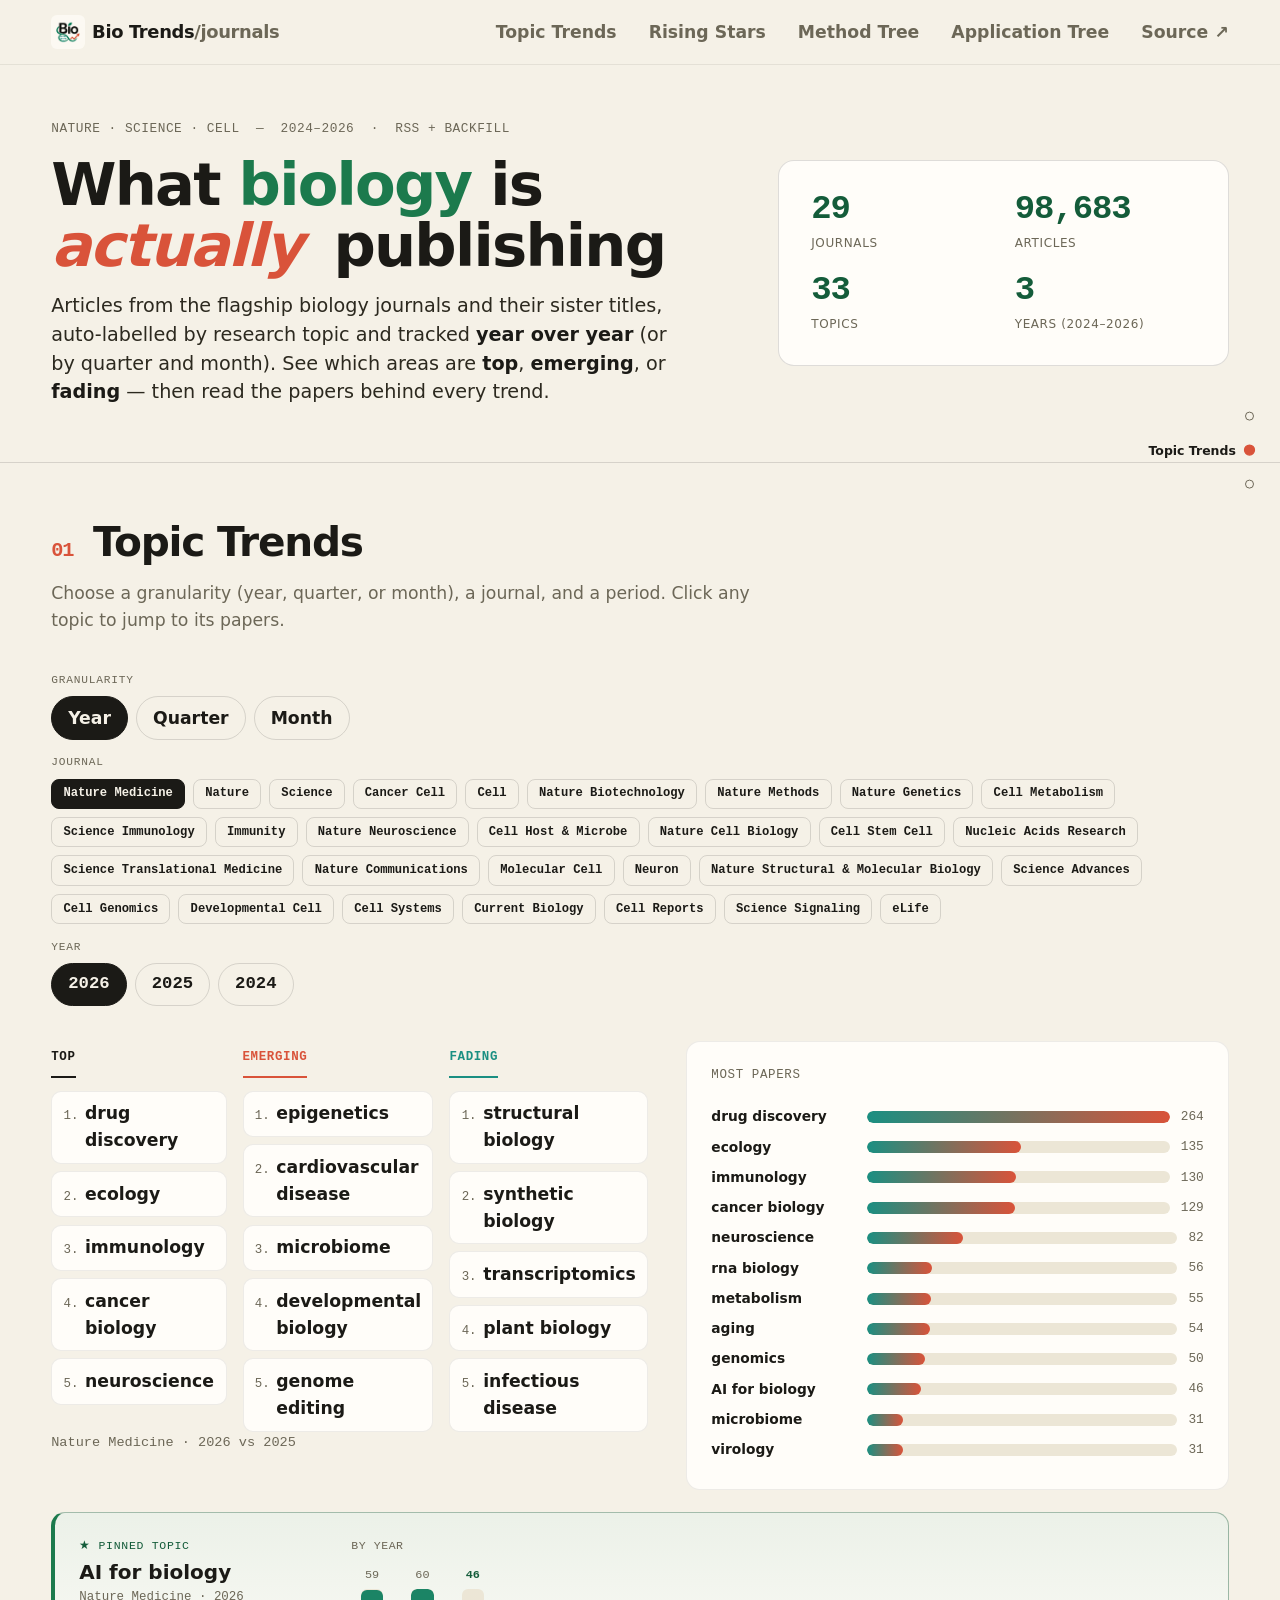
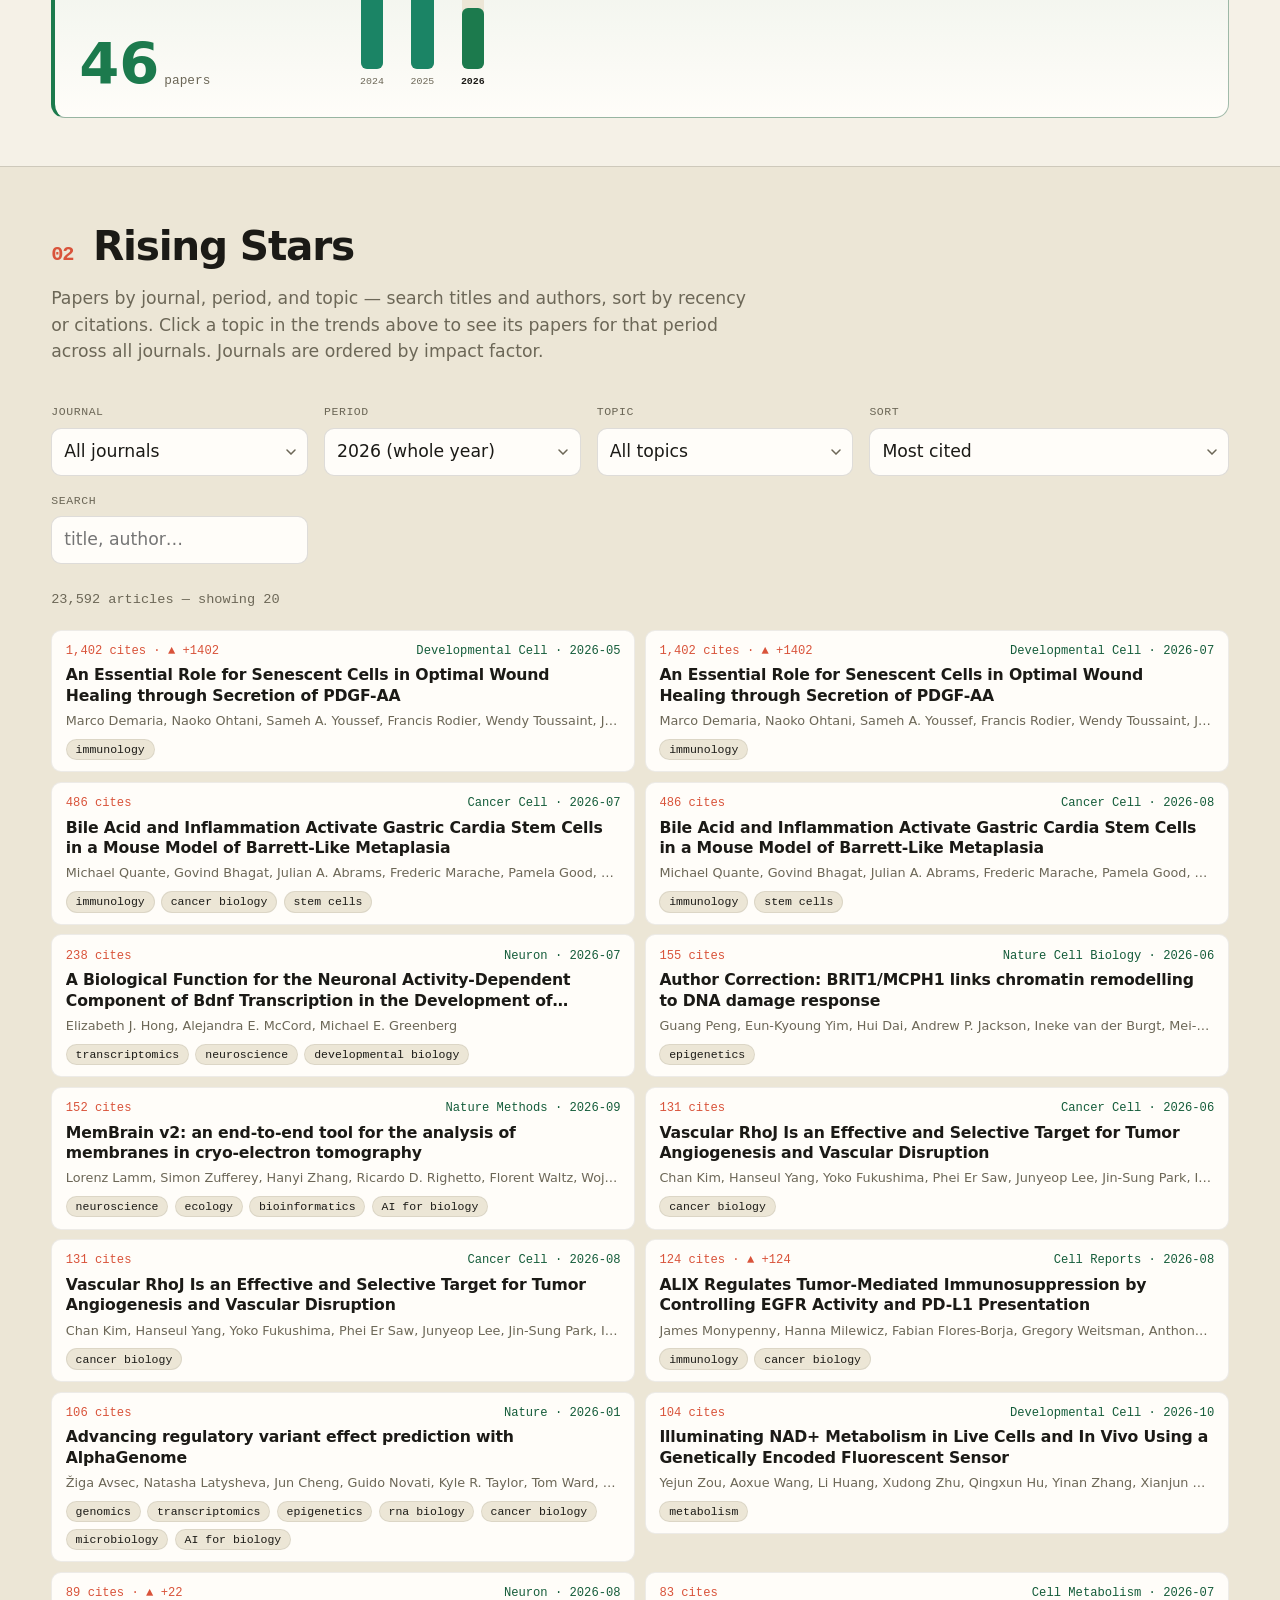
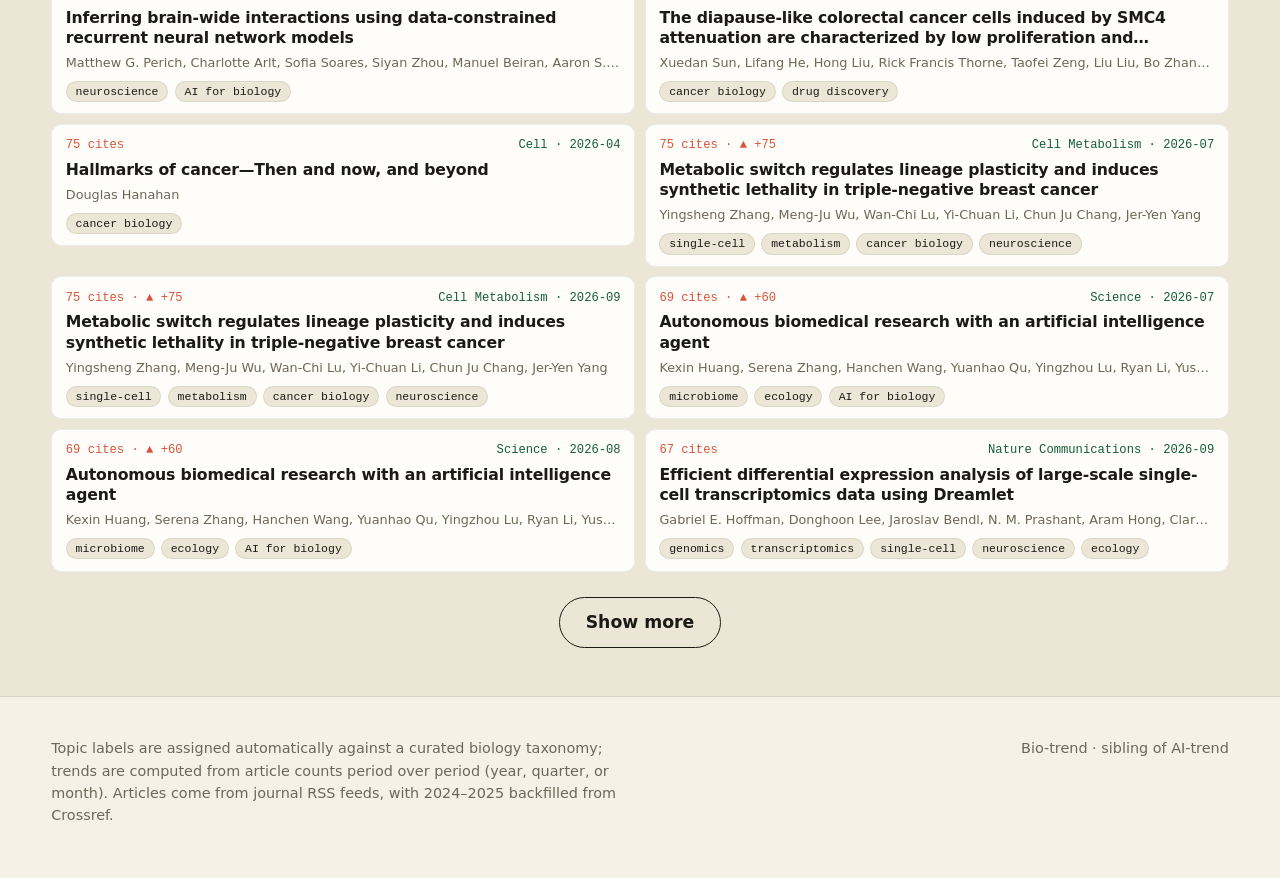
<file: docs/index.html>
<!DOCTYPE html>
<html lang="en">
<head>
  <meta charset="UTF-8" />
  <meta name="viewport" content="width=device-width, initial-scale=1.0" />
  <meta name="google-site-verification" content="WcD3LVk6wk60CNC4LekAfOoRo4BW0vJ7Nf8HaFSNsdQ" />
  <title>Bio Trends in Journals</title>
  <meta name="description" content="Top, emerging, and fading research topics across Nature, Science, and Cell journals — by year, quarter, or month, from RSS plus historical backfill." />
  <link rel="icon" type="image/png" href="favicon.png" />
  <link rel="apple-touch-icon" href="assets/logo.png" />
  <link rel="preload" href="data/manifest.json" as="fetch" crossorigin />
  <link rel="stylesheet" href="assets/style.css" />
</head>
<body>
  <header class="site-head">
    <div class="wrap site-head__inner">
      <a class="brand" href="#top">
        <img class="brand__logo" src="assets/logo.png" width="32" height="32" alt="" aria-hidden="true" />
        <span class="brand__text">Bio&nbsp;Trends<span class="brand__dim">/journals</span></span>
      </a>
      <nav class="nav" aria-label="Sections">
        <a href="#trends">Topic Trends</a>
        <a href="#browse">Rising Stars</a>
        <a href="methods.html">Method Tree</a>
        <a href="applications.html">Application Tree</a>
        <a class="nav__ext" href="https://github.com/charlesxu90/Bio-trends" rel="noopener">Source ↗</a>
      </nav>
    </div>
  </header>

  <nav class="sidenav" aria-label="Quick navigation">
    <a href="#top" data-target="top"><span class="sidenav__dot"></span><span class="sidenav__label">Top</span></a>
    <a href="#trends" data-target="trends"><span class="sidenav__dot"></span><span class="sidenav__label">Topic Trends</span></a>
    <a href="#browse" data-target="browse"><span class="sidenav__dot"></span><span class="sidenav__label">Rising Stars</span></a>
  </nav>

  <main id="top">
    <section class="hero" aria-labelledby="hero-h">
      <div class="wrap hero__inner">
        <div class="hero__text">
          <p class="eyebrow">Nature · Science · Cell &nbsp;—&nbsp; 2024–2026 &nbsp;·&nbsp; RSS + backfill</p>
          <h1 id="hero-h" class="hero__title">
            What <span class="hero__hl">biology</span> is<br /><em>actually</em> publishing
          </h1>
          <p class="hero__lede">
            Articles from the flagship biology journals and their sister titles,
            auto-labelled by research topic and tracked <strong>year over year</strong>
            (or by quarter and month). See which areas are <strong>top</strong>,
            <strong>emerging</strong>, or <strong>fading</strong> — then read the papers
            behind every trend.
          </p>
        </div>
        <aside class="hero__panel" aria-label="Coverage at a glance">
          <div class="hero__stats" id="hero-stats" aria-live="polite"></div>
        </aside>
      </div>
    </section>

    <section class="section" id="trends" aria-labelledby="trends-h">
      <div class="wrap">
        <div class="section__head">
          <h2 id="trends-h" class="section__title"><span class="section__num">01</span> Topic Trends</h2>
          <p class="section__hint">Choose a granularity (year, quarter, or month), a journal, and a period. Click any topic to jump to its papers.</p>
        </div>
        <div class="picker" role="group" aria-label="Choose granularity, journal and period">
          <div class="picker__group">
            <span class="picker__label">Granularity</span>
            <div class="picker__row" id="bucket-pills"></div>
          </div>
          <div class="picker__group">
            <span class="picker__label">Journal</span>
            <div class="picker__row" id="group-pills"></div>
          </div>
          <div class="picker__group">
            <span class="picker__label" id="period-label">Period</span>
            <div class="picker__row picker__row--periods" id="period-pills"></div>
          </div>
        </div>
        <div id="trend-panel" class="trend-panel" aria-live="polite"></div>
        <section id="topic-highlight" class="highlight" aria-label="Pinned topic" aria-live="polite" hidden></section>
      </div>
    </section>

    <section class="section section--alt" id="browse" aria-labelledby="browse-h">
      <div class="wrap">
        <div class="section__head">
          <h2 id="browse-h" class="section__title"><span class="section__num">02</span> Rising Stars</h2>
          <p class="section__hint">Papers by journal, period, and topic — search titles and authors, sort by recency or citations. Click a topic in the trends above to see its papers for that period across all journals. Journals are ordered by impact factor.</p>
        </div>
        <form class="filters" id="filters" autocomplete="off" aria-label="Article filters">
          <label class="field">
            <span class="field__label">Journal</span>
            <select id="f-journal" class="field__input"><option value="">All journals</option></select>
          </label>
          <label class="field">
            <span class="field__label">Period</span>
            <select id="f-period" class="field__input"><option value="">All periods</option></select>
          </label>
          <label class="field">
            <span class="field__label">Topic</span>
            <select id="f-topic" class="field__input"><option value="">All topics</option></select>
          </label>
          <label class="field">
            <span class="field__label">Sort</span>
            <select id="f-sort" class="field__input">
              <option value="citations" selected>Most cited</option>
              <option value="recent">Most recent</option>
              <option value="rising">Rising (citation gain)</option>
            </select>
          </label>
          <label class="field field--grow">
            <span class="field__label">Search</span>
            <input id="f-search" class="field__input" type="search" placeholder="title, author…" />
          </label>
        </form>
        <p class="result-meta" id="result-meta" aria-live="polite"></p>
        <ol class="papers" id="papers"></ol>
        <div class="more" id="more-wrap" hidden>
          <button class="btn" id="more-btn" type="button">Show more</button>
        </div>
      </div>
    </section>
  </main>

  <footer class="site-foot">
    <div class="wrap site-foot__inner">
      <p>Topic labels are assigned automatically against a curated biology taxonomy; trends are computed from article counts period over period (year, quarter, or month). Articles come from journal RSS feeds, with 2024–2025 backfilled from Crossref.</p>
      <p class="site-foot__meta">Bio-trend · sibling of AI-trend</p>
    </div>
  </footer>

  <script src="assets/app.js" defer></script>
</body>
</html>
</file>
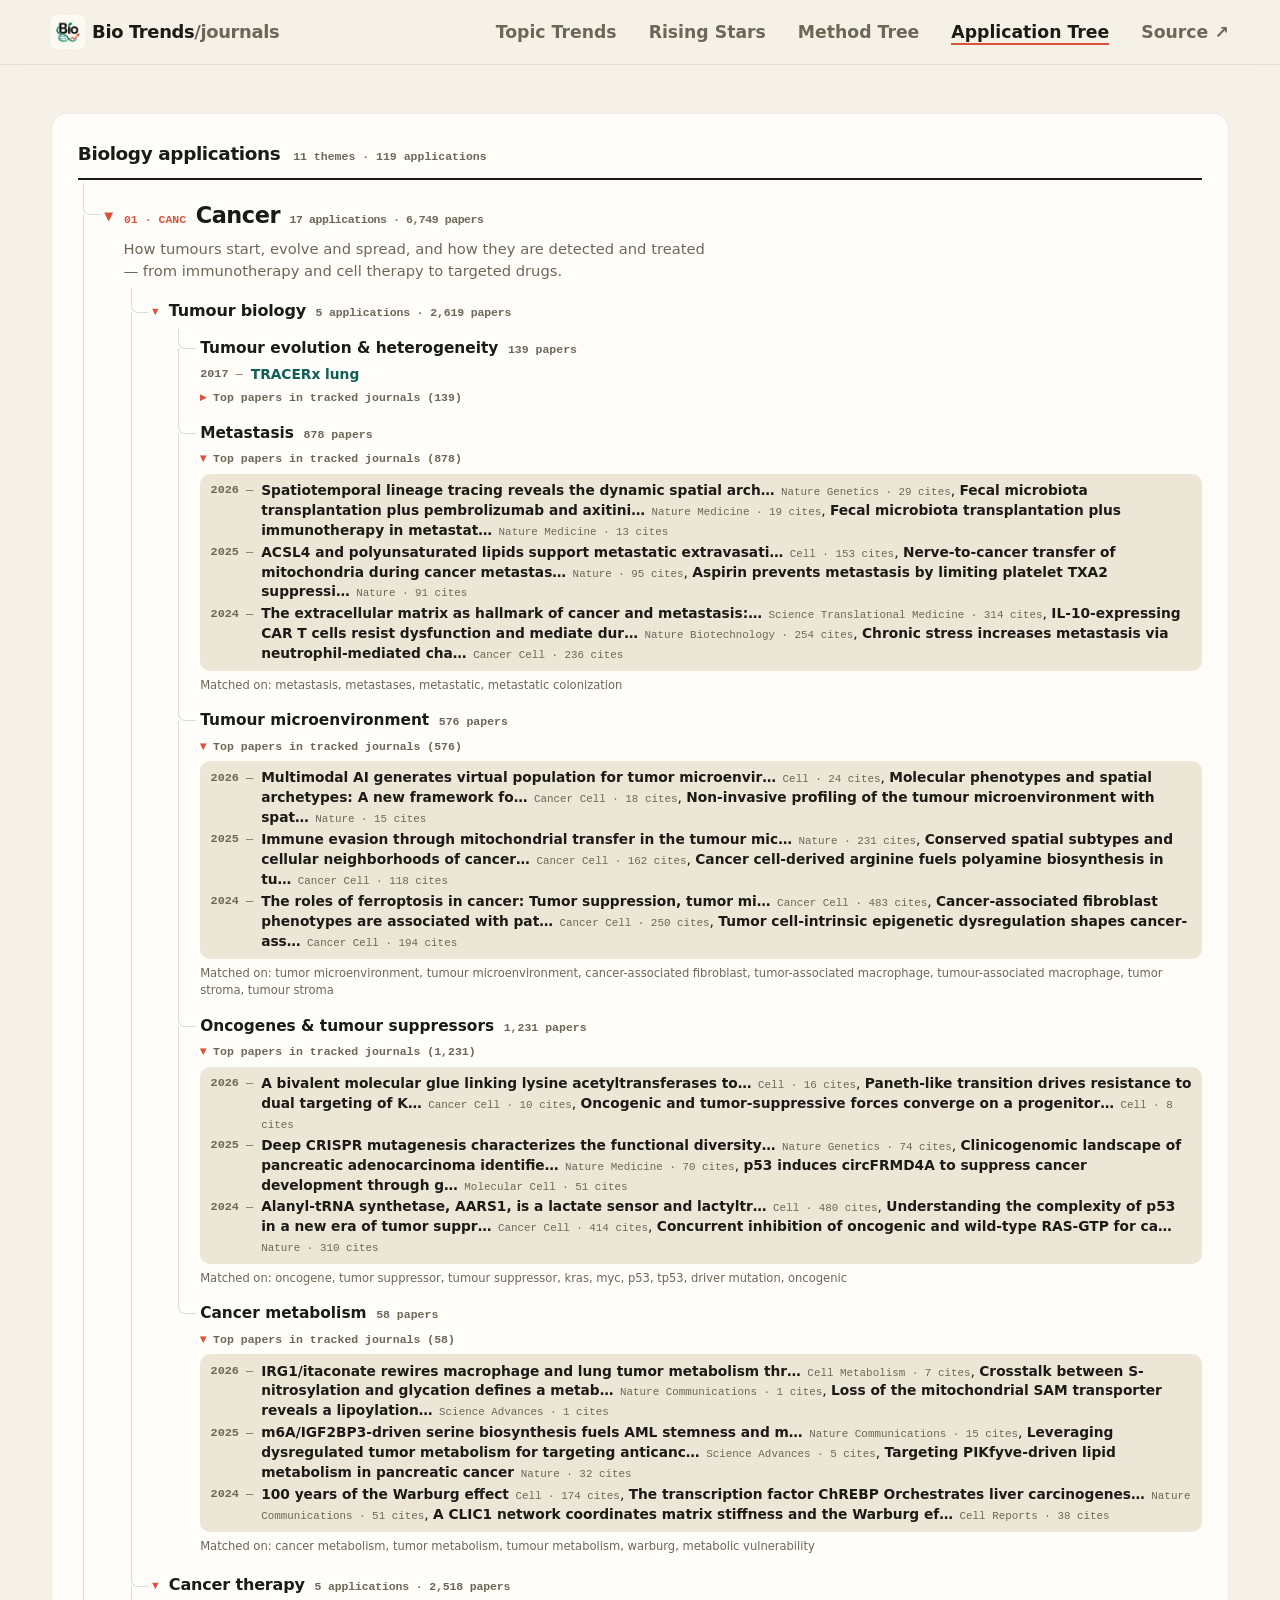
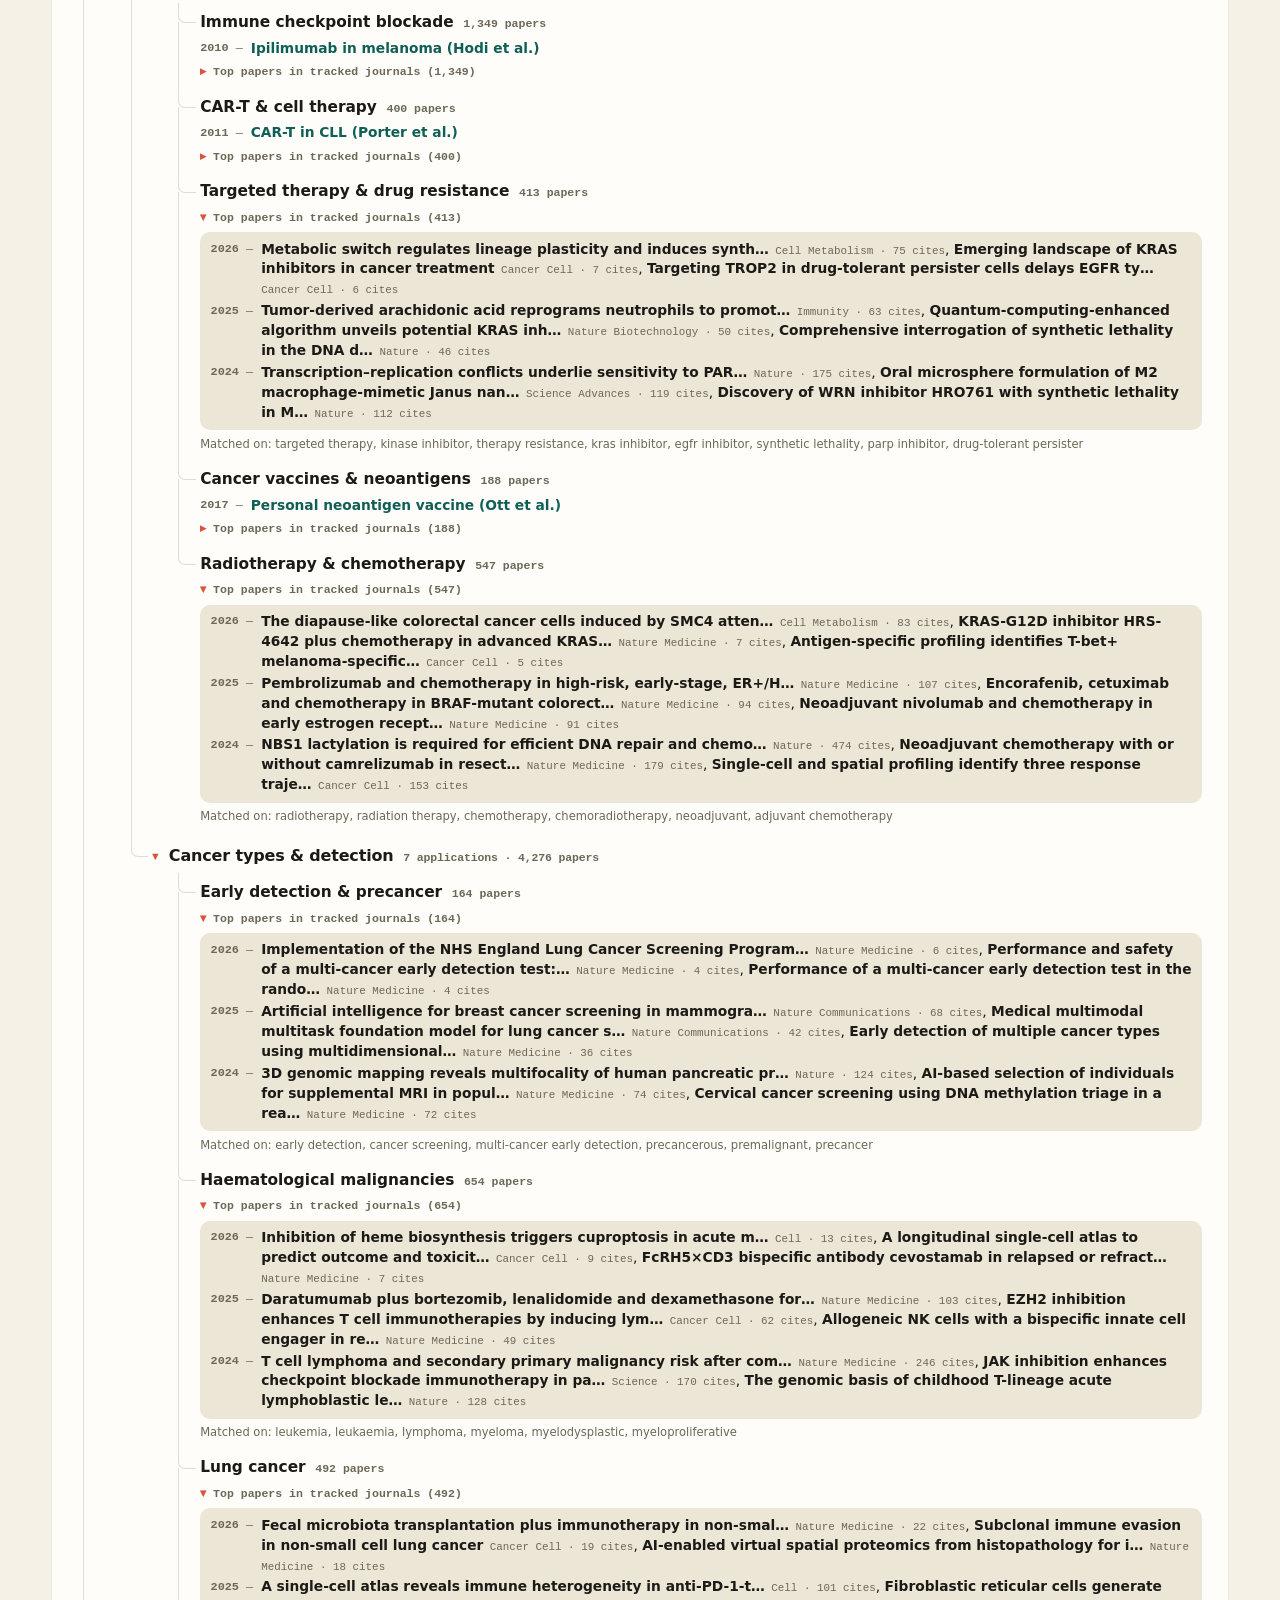
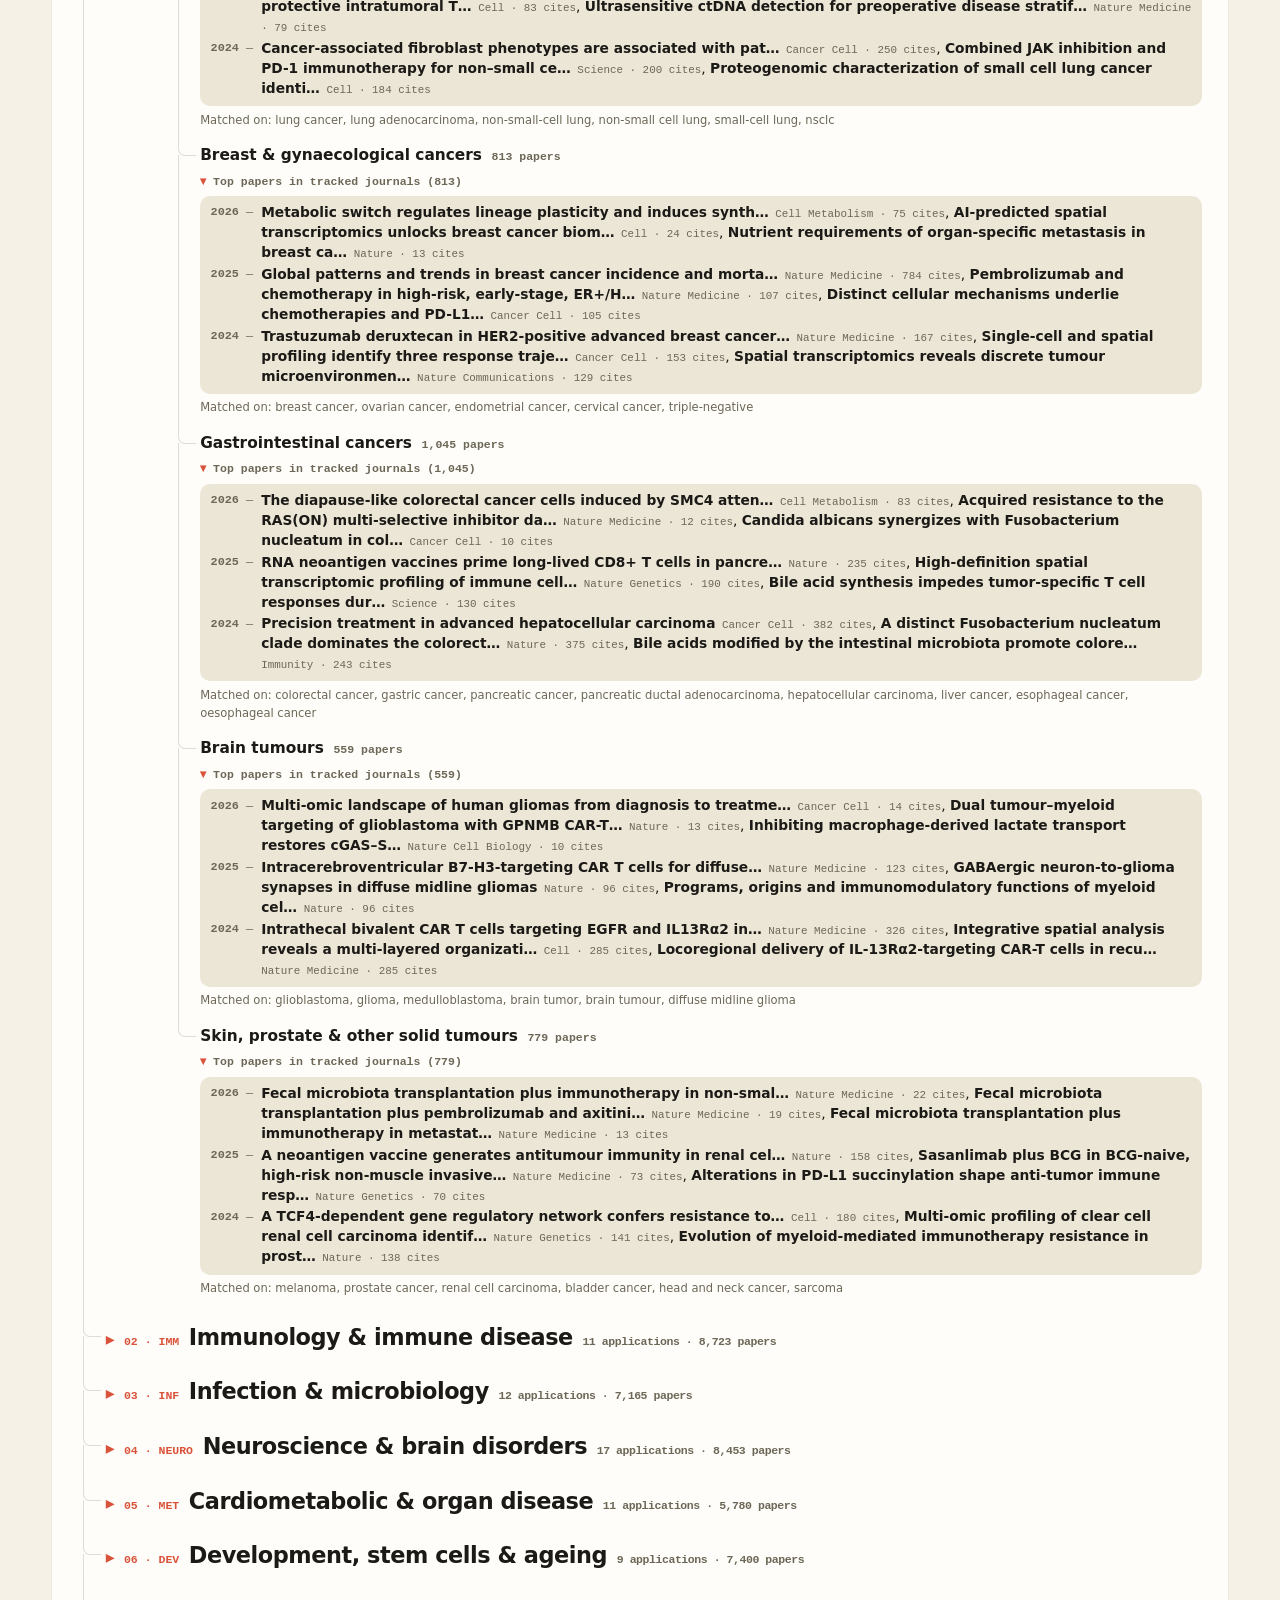
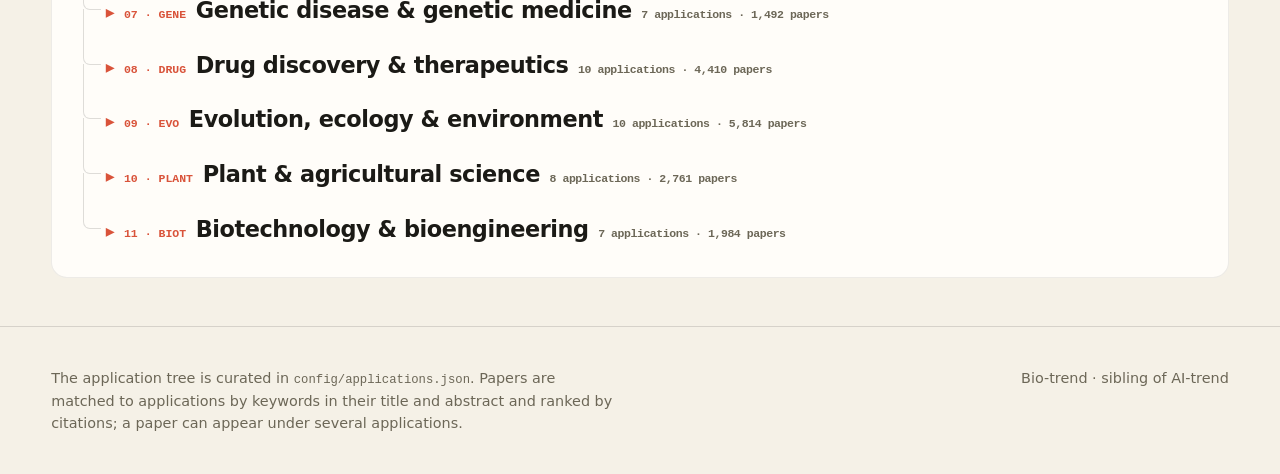
<file: docs/applications.html>
<!DOCTYPE html>
<html lang="en">
<head>
  <meta charset="UTF-8" />
  <meta name="viewport" content="width=device-width, initial-scale=1.0" />
  <title>Application Tree · Bio Trends in Journals</title>
  <meta name="description" content="A hierarchical map of what biology research is for — cancer, immunology, infection, neuroscience, cardiometabolic disease, development and ageing, genetic medicine, drug discovery, evolution and ecology, plants and agriculture, and biotechnology — with landmark papers and the top papers for each." />
  <link rel="icon" type="image/png" href="favicon.png" />
  <link rel="apple-touch-icon" href="assets/logo.png" />
  <link rel="preload" href="data/applications.json" as="fetch" crossorigin />
  <link rel="stylesheet" href="assets/style.css" />
</head>
<body data-tree="applications.json" data-root="Biology applications" data-top-unit="themes" data-leaf-unit="applications">
  <header class="site-head">
    <div class="wrap site-head__inner">
      <a class="brand" href="index.html">
        <img class="brand__logo" src="assets/logo.png" width="32" height="32" alt="" aria-hidden="true" />
        <span class="brand__text">Bio&nbsp;Trends<span class="brand__dim">/journals</span></span>
      </a>
      <nav class="nav" aria-label="Sections">
        <a href="index.html#trends">Topic Trends</a>
        <a href="index.html#browse">Rising Stars</a>
        <a href="methods.html">Method Tree</a>
        <a href="applications.html" aria-current="page">Application Tree</a>
        <a class="nav__ext" href="https://github.com/charlesxu90/Bio-trends" rel="noopener">Source ↗</a>
      </nav>
    </div>
  </header>

  <main id="top">
    <section class="section" aria-label="Application tree">
      <div class="wrap">
        <div class="tree-view" id="tree-view" aria-live="polite">
          <p class="loading">Loading application tree…</p>
        </div>
      </div>
    </section>

  </main>

  <footer class="site-foot">
    <div class="wrap site-foot__inner">
      <p>The application tree is curated in <code>config/applications.json</code>. Papers are matched to applications by keywords in their title and abstract and ranked by citations; a paper can appear under several applications.</p>
      <p class="site-foot__meta">Bio-trend · sibling of AI-trend</p>
    </div>
  </footer>

  <script src="assets/methods.js" defer></script>
</body>
</html>
</file>
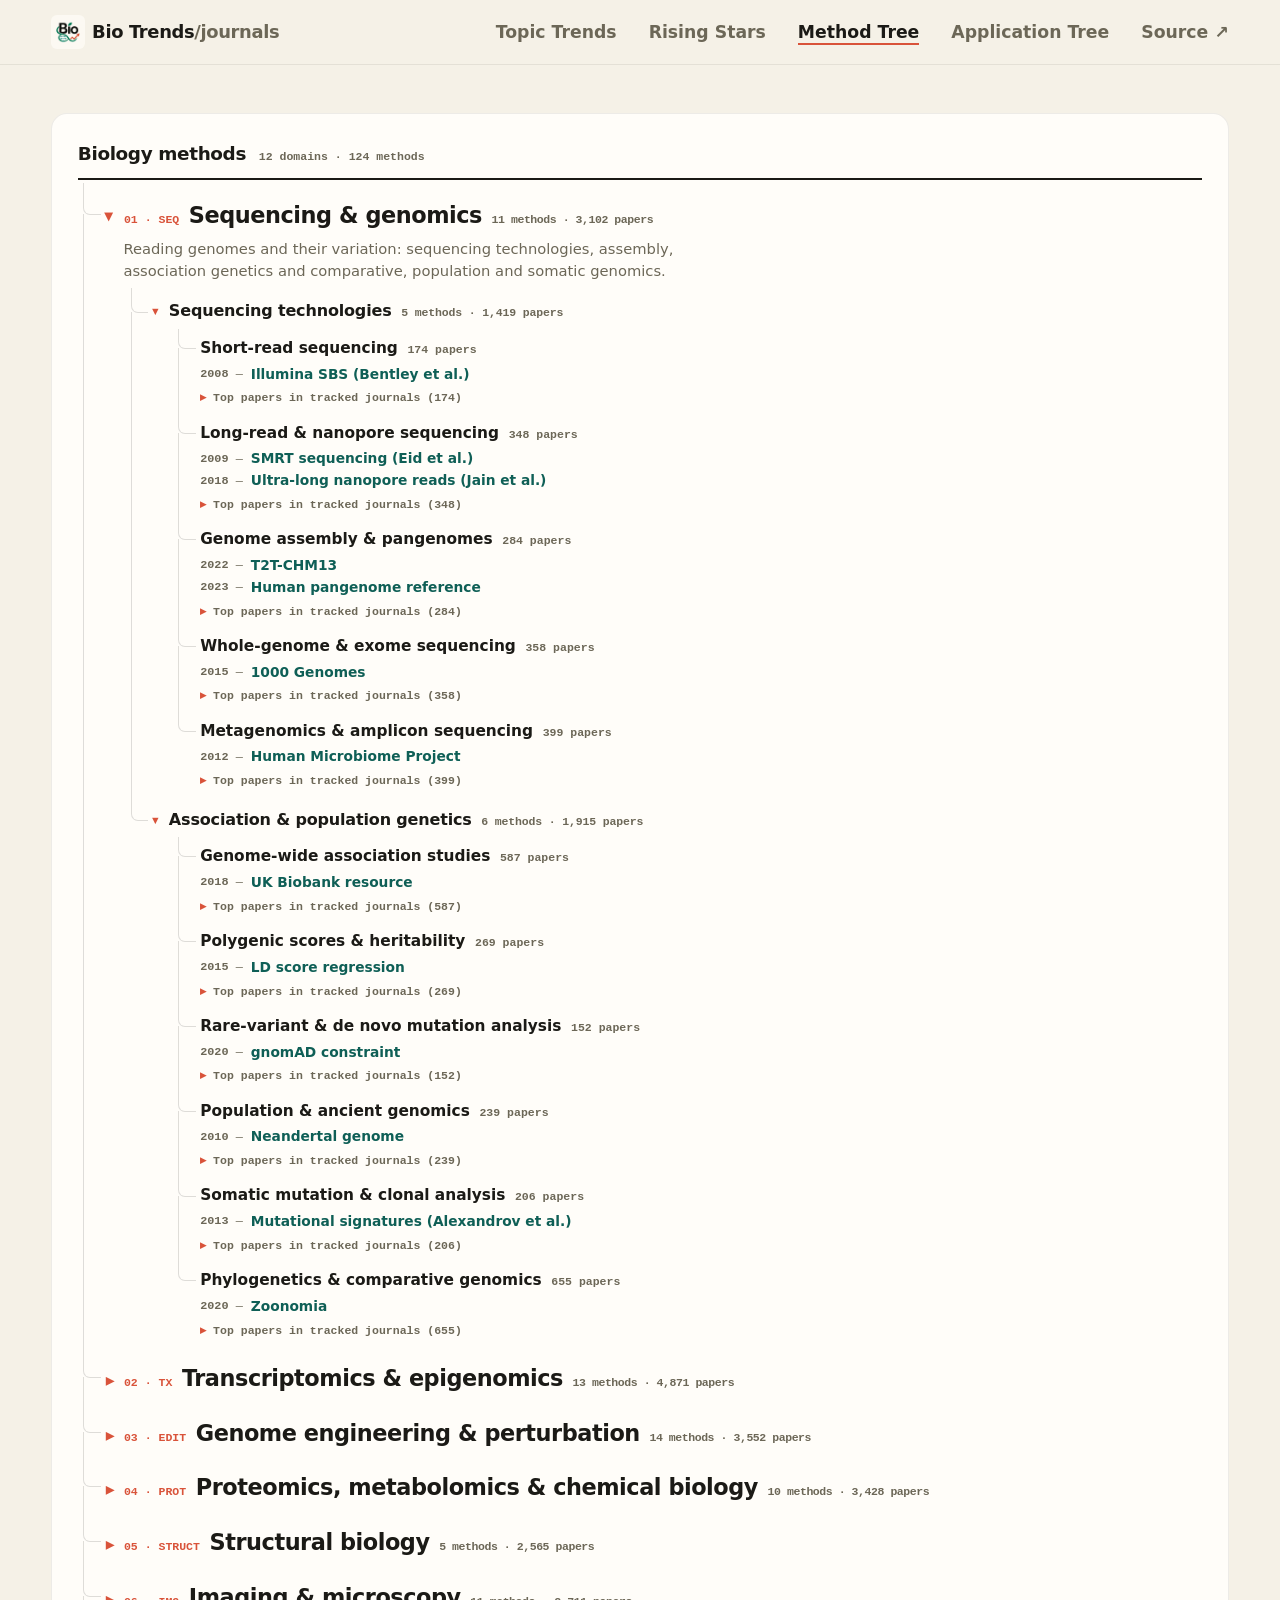
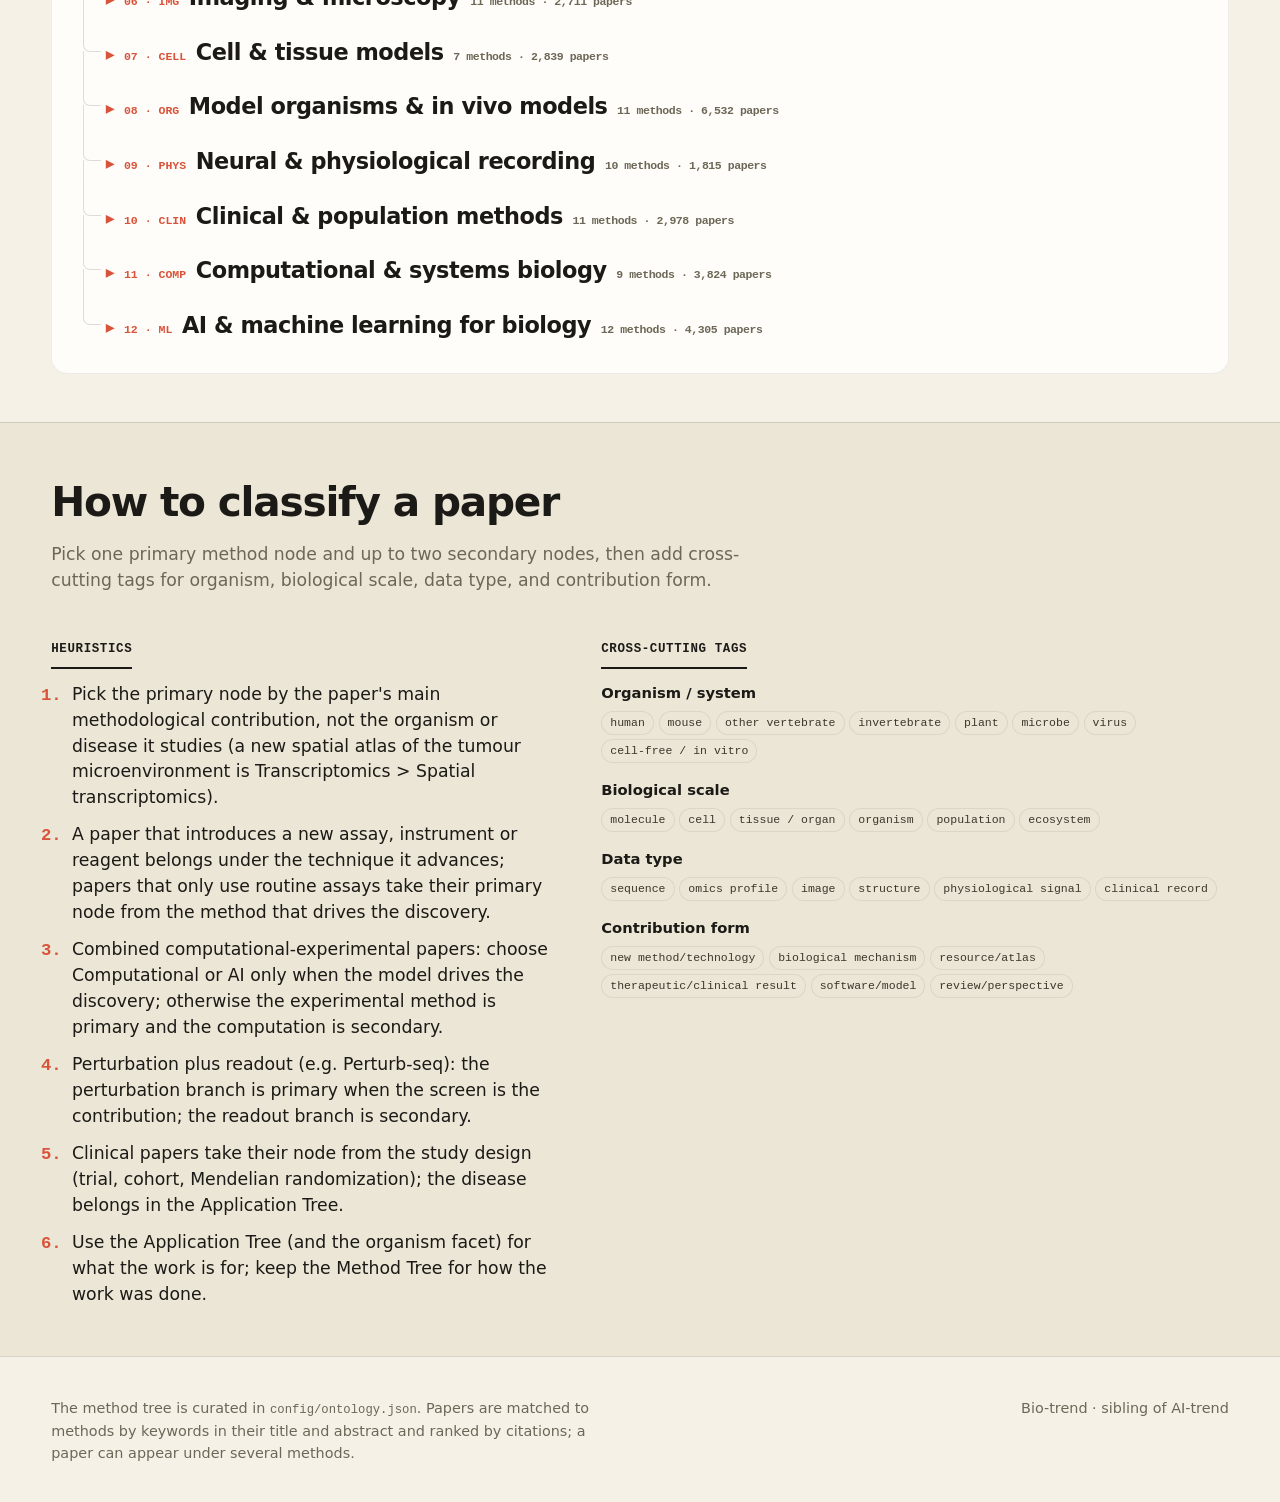
<file: docs/methods.html>
<!DOCTYPE html>
<html lang="en">
<head>
  <meta charset="UTF-8" />
  <meta name="viewport" content="width=device-width, initial-scale=1.0" />
  <title>Method Tree · Bio Trends in Journals</title>
  <meta name="description" content="A hierarchical map of biology research methods — sequencing, transcriptomics and epigenomics, genome engineering, proteomics, structural biology, imaging, cell and organism models, neural recording, clinical studies, computation, and AI — with landmark papers and the top papers for each." />
  <link rel="icon" type="image/png" href="favicon.png" />
  <link rel="apple-touch-icon" href="assets/logo.png" />
  <link rel="preload" href="data/ontology.json" as="fetch" crossorigin />
  <link rel="stylesheet" href="assets/style.css" />
</head>
<body>
  <header class="site-head">
    <div class="wrap site-head__inner">
      <a class="brand" href="index.html">
        <img class="brand__logo" src="assets/logo.png" width="32" height="32" alt="" aria-hidden="true" />
        <span class="brand__text">Bio&nbsp;Trends<span class="brand__dim">/journals</span></span>
      </a>
      <nav class="nav" aria-label="Sections">
        <a href="index.html#trends">Topic Trends</a>
        <a href="index.html#browse">Rising Stars</a>
        <a href="methods.html" aria-current="page">Method Tree</a>
        <a href="applications.html">Application Tree</a>
        <a class="nav__ext" href="https://github.com/charlesxu90/Bio-trends" rel="noopener">Source ↗</a>
      </nav>
    </div>
  </header>

  <main id="top">
    <section class="section" aria-label="Method tree">
      <div class="wrap">
        <div class="tree-view" id="tree-view" aria-live="polite">
          <p class="loading">Loading method tree…</p>
        </div>
      </div>
    </section>

    <section class="section section--alt" id="guide" aria-labelledby="guide-h">
      <div class="wrap">
        <div class="section__head">
          <h2 id="guide-h" class="section__title">How to classify a paper</h2>
          <p class="section__hint">Pick one primary method node and up to two secondary nodes, then add cross-cutting tags for organism, biological scale, data type, and contribution form.</p>
        </div>
        <div class="guide">
          <div>
            <h3 class="col__h">Heuristics</h3>
            <ol class="guide__list" id="guide-heuristics"></ol>
          </div>
          <div>
            <h3 class="col__h">Cross-cutting tags</h3>
            <div class="facets" id="guide-facets"></div>
          </div>
        </div>
      </div>
    </section>
  </main>

  <footer class="site-foot">
    <div class="wrap site-foot__inner">
      <p>The method tree is curated in <code>config/ontology.json</code>. Papers are matched to methods by keywords in their title and abstract and ranked by citations; a paper can appear under several methods.</p>
      <p class="site-foot__meta">Bio-trend · sibling of AI-trend</p>
    </div>
  </footer>

  <script src="assets/methods.js" defer></script>
</body>
</html>
</file>
<file: docs/assets/style.css>
/* Bio Trends — editorial / Swiss data-viz, following AI-Trends. Palette tuned to the
   logo: cream paper, deep-green brand, coral = emerging/hot, teal = fading/cool. */

:root {
  --paper: #f5f1e7;
  --paper-2: #ece6d6;
  --card: #fffdf9;
  --ink: #1b1a16;
  --muted: #6c6757;
  --line: rgba(27, 26, 22, 0.14);
  --line-soft: rgba(27, 26, 22, 0.08);

  --accent: #d9533a;        /* emerging / hot (logo coral) */
  --accent-ink: #9a3826;
  --cool: #1a8f82;          /* fading / cool (logo teal) */
  --cool-ink: #0f5f56;
  --brand: #1c7a4d;         /* logo green — biology highlight */
  --brand-ink: #145c3a;
  --top: #1b1a16;           /* top / established */

  --text-hero: clamp(2.2rem, 1.3rem + 3vw, 4rem);
  --text-h2: clamp(1.6rem, 1.1rem + 1.8vw, 2.6rem);
  --space-section: clamp(3.5rem, 2.5rem + 4vw, 7rem);

  --sans: "Inter", system-ui, -apple-system, "Segoe UI", Roboto, sans-serif;
  --mono: ui-monospace, "SF Mono", "JetBrains Mono", "Cascadia Code", Menlo, monospace;

  --dur: 240ms;
  --ease: cubic-bezier(0.16, 1, 0.3, 1);
}

* { box-sizing: border-box; }
html { scroll-behavior: smooth; }
@media (prefers-reduced-motion: reduce) {
  html { scroll-behavior: auto; }
  * { animation-duration: 0.001ms !important; transition-duration: 0.001ms !important; }
}

body {
  margin: 0;
  background: var(--paper);
  color: var(--ink);
  font-family: var(--sans);
  font-size: clamp(1rem, 0.96rem + 0.2vw, 1.08rem);
  line-height: 1.55;
  -webkit-font-smoothing: antialiased;
}
.wrap { width: min(1240px, 92vw); margin-inline: auto; }
a { color: inherit; }
em { font-style: italic; }
:focus-visible { outline: 2.5px solid var(--accent); outline-offset: 3px; border-radius: 2px; }

/* ---------- header ---------- */
.site-head {
  position: sticky; top: 0; z-index: 20;
  background: color-mix(in oklab, var(--paper) 86%, transparent);
  backdrop-filter: blur(10px);
  border-bottom: 1px solid var(--line-soft);
}
/* Fluid header: brand + nav sit on one line when there's room; as the viewport
   narrows the nav wraps below the brand (and its links wrap among themselves)
   instead of overflowing/clipping. */
.site-head__inner { display: flex; flex-wrap: wrap; align-items: center; justify-content: space-between; gap: 0.4rem 1rem; min-height: 64px; padding-block: 0.5rem; }
.brand { display: inline-flex; align-items: center; gap: 0.55ch; text-decoration: none; font-weight: 800; letter-spacing: -0.02em; font-size: 1.12rem; flex: 0 0 auto; }
.brand__logo { width: 1.9em; height: 1.9em; display: block; border-radius: 6px; }
.brand__dim { color: var(--muted); font-weight: 600; }
.nav { display: flex; flex-wrap: wrap; gap: 0.4rem clamp(0.9rem, 3vw, 2rem); align-items: center; justify-content: flex-end; font-weight: 600; }
.nav a { text-decoration: none; color: var(--muted); transition: color var(--dur) var(--ease); }
.nav a:hover { color: var(--ink); }
.nav__ext { color: var(--ink); }
/* phones: give the nav its own full-width line, left-aligned with tappable links */
@media (max-width: 640px) {
  .nav { flex-basis: 100%; justify-content: flex-start; gap: 0.35rem 1.25rem; }
  .nav a { padding: 0.3rem 0; }
}

/* ---------- hero ---------- */
.hero { padding: clamp(2.2rem, 1.4rem + 2.5vw, 4rem) 0; border-bottom: 1px solid var(--line); }
.hero__inner { display: grid; grid-template-columns: 1.5fr 1fr; gap: clamp(2rem, 4vw, 4.5rem); align-items: center; }
@media (max-width: 820px) { .hero__inner { grid-template-columns: 1fr; gap: 1.8rem; } }
.eyebrow { font-family: var(--mono); font-size: 0.8rem; letter-spacing: 0.04em; color: var(--muted); text-transform: uppercase; margin: 0 0 1rem; }
.hero__title { font-size: var(--text-hero); line-height: 1.02; letter-spacing: -0.03em; font-weight: 800; margin: 0 0 1rem; }
.hero__title em { color: var(--accent); margin-right: 0.22em; }
.hero__title .hero__hl { color: var(--brand); }
.hero__lede { font-size: clamp(1rem, 0.95rem + 0.35vw, 1.2rem); max-width: 52ch; color: #2c291f; margin: 0; line-height: 1.5; }
.hero__lede strong { color: var(--ink); }
.hero__panel { background: var(--card); border: 1px solid var(--line); border-radius: 16px; padding: clamp(1.3rem, 2.5vw, 2rem); }
.hero__stats { display: grid; grid-template-columns: 1fr 1fr; gap: 1.3rem 1.4rem; }
.stat { display: flex; flex-direction: column; }
.stat__num { font-family: var(--mono); font-size: clamp(1.5rem, 1rem + 1.4vw, 2.2rem); font-weight: 700; line-height: 1; letter-spacing: -0.03em; color: var(--brand-ink); }
.stat__label { font-size: 0.75rem; color: var(--muted); text-transform: uppercase; letter-spacing: 0.05em; margin-top: 0.45rem; }

/* ---------- sections ---------- */
.section { padding: clamp(2rem, 1.4rem + 2vw, 3.5rem) 0; }
.section--alt { background: var(--paper-2); border-top: 1px solid var(--line); }
.section__head { margin-bottom: clamp(1.6rem, 3vw, 2.8rem); }
.section__title { font-size: var(--text-h2); letter-spacing: -0.03em; font-weight: 800; margin: 0 0 0.4rem; display: flex; align-items: baseline; gap: 0.7ch; }
.section__num { font-family: var(--mono); font-size: 0.5em; color: var(--accent); font-weight: 700; }
.section__hint { color: var(--muted); margin: 0; max-width: 64ch; }

/* ---------- picker (pills) ---------- */
.picker { display: flex; flex-direction: column; gap: 0.9rem; margin-bottom: 2.2rem; }
.picker__group { display: flex; flex-direction: column; gap: 0.45rem; }
.picker__label { font-family: var(--mono); font-size: 0.7rem; letter-spacing: 0.07em; text-transform: uppercase; color: var(--muted); }
.picker__row { display: flex; flex-wrap: wrap; gap: 0.5rem; }
.pill {
  font: inherit; font-weight: 700; cursor: pointer;
  border: 1px solid var(--line); background: transparent; color: var(--ink);
  padding: 0.45rem 1rem; border-radius: 999px;
  transition: background var(--dur) var(--ease), color var(--dur) var(--ease), border-color var(--dur) var(--ease), transform var(--dur) var(--ease);
}
.pill:hover { border-color: var(--ink); transform: translateY(-1px); }
.pill[aria-pressed="true"] { background: var(--ink); color: var(--paper); border-color: var(--ink); }
/* many journals -> compact mono "cards" */
.pill--journal { font-family: var(--mono); font-weight: 600; font-size: 0.76rem; padding: 0.3rem 0.7rem; border-radius: 8px; }
.picker__row--periods .pill { font-family: var(--mono); font-weight: 600; }

/* ---------- trend panel (cols + chart) ---------- */
.trend-panel { display: grid; grid-template-columns: 1.1fr 1fr; gap: clamp(1.2rem, 3vw, 2.4rem); align-items: start; }
@media (max-width: 860px) { .trend-panel { grid-template-columns: 1fr; } }
.cols { display: grid; grid-template-columns: repeat(3, 1fr); gap: 1rem; }
@media (max-width: 560px) { .cols { grid-template-columns: 1fr; } }
.col__h { font-family: var(--mono); font-size: 0.78rem; text-transform: uppercase; letter-spacing: 0.05em; margin: 0 0 0.8rem; padding-bottom: 0.5rem; border-bottom: 2px solid currentColor; display: inline-block; }
.col--top .col__h { color: var(--top); }
.col--emerging .col__h { color: var(--accent); }
.col--fading .col__h { color: var(--cool); }
.rank { list-style: none; margin: 0; padding: 0; display: flex; flex-direction: column; gap: 0.45rem; counter-reset: r; }
.rank li { counter-increment: r; }
.chip {
  display: flex; align-items: baseline; gap: 0.6ch; width: 100%; text-align: left;
  font: inherit; cursor: pointer; background: var(--card); color: var(--ink);
  border: 1px solid var(--line-soft); border-radius: 10px; padding: 0.55rem 0.7rem;
  transition: border-color var(--dur) var(--ease), transform var(--dur) var(--ease), box-shadow var(--dur) var(--ease);
}
.chip:hover { transform: translateY(-2px); border-color: var(--line); box-shadow: 0 8px 22px -16px rgba(0,0,0,0.5); }
.chip__rank { font-family: var(--mono); font-size: 0.78rem; color: var(--muted); }
.chip__rank::before { content: counter(r) ". "; }
.chip__name { font-weight: 650; }
.col--emerging .chip:hover { border-color: var(--accent); }
.col--fading .chip:hover { border-color: var(--cool); }

.chart { background: var(--card); border: 1px solid var(--line-soft); border-radius: 14px; padding: clamp(1rem, 2vw, 1.5rem); }
.chart__h { font-family: var(--mono); font-size: 0.78rem; text-transform: uppercase; letter-spacing: 0.05em; color: var(--muted); margin: 0 0 1rem; }
.bar { display: grid; grid-template-columns: 9rem 1fr auto; align-items: center; gap: 0.7rem; padding: 0.28rem 0; cursor: pointer; width: 100%; border: 0; background: none; font: inherit; color: inherit; text-align: left; }
.bar__name { font-size: 0.86rem; font-weight: 600; white-space: nowrap; overflow: hidden; text-overflow: ellipsis; }
.bar__track { height: 12px; background: var(--paper-2); border-radius: 999px; overflow: hidden; }
.bar__fill { height: 100%; background: linear-gradient(90deg, var(--cool), var(--accent)); border-radius: 999px; transform-origin: left; animation: grow var(--dur) var(--ease); }
@keyframes grow { from { transform: scaleX(0.02); } }
.bar__val { font-family: var(--mono); font-size: 0.8rem; color: var(--muted); }
.bar:hover .bar__name { color: var(--accent); }

.empty { color: var(--muted); font-style: italic; padding: 1rem 0; }

/* ---------- pinned topic highlight ---------- */
.highlight {
  margin-top: 1.4rem;
  display: grid; grid-template-columns: minmax(11rem, 15rem) 1fr; gap: clamp(1rem, 2.5vw, 2rem);
  align-items: stretch;
  background: linear-gradient(180deg, color-mix(in oklab, var(--brand) 9%, var(--card)), var(--card));
  border: 1px solid color-mix(in oklab, var(--brand) 32%, var(--line));
  border-left: 4px solid var(--brand);
  border-radius: 14px; padding: clamp(1rem, 2vw, 1.5rem);
}
.highlight[hidden] { display: none; }
@media (max-width: 760px) { .highlight { grid-template-columns: 1fr; } }

.highlight__lead { display: flex; flex-direction: column; gap: 0.15rem; min-width: 0; }
.highlight__pin { font-family: var(--mono); font-size: 0.72rem; text-transform: uppercase; letter-spacing: 0.06em; color: var(--brand-ink); margin: 0; }
.highlight__name { align-self: flex-start; font: inherit; font-size: 1.25rem; font-weight: 750; line-height: 1.15; color: var(--ink); background: none; border: 0; padding: 0.2rem 0 0; cursor: pointer; text-align: left; transition: color var(--dur) var(--ease); }
.highlight__name:hover { color: var(--brand); }
.highlight__scope { font-family: var(--mono); font-size: 0.78rem; color: var(--muted); margin: 0.1rem 0 0; }
.highlight__count { margin: auto 0 0; display: flex; align-items: baseline; gap: 0.45ch; }
.highlight__num { font-size: clamp(2.4rem, 1.5rem + 3vw, 3.6rem); font-weight: 800; line-height: 1; color: var(--brand); font-variant-numeric: tabular-nums; }
.highlight__unit { font-family: var(--mono); font-size: 0.8rem; color: var(--muted); }

.highlight__series { min-width: 0; display: flex; flex-direction: column; gap: 0.6rem; }
.highlight__series-h { font-family: var(--mono); font-size: 0.72rem; text-transform: uppercase; letter-spacing: 0.05em; color: var(--muted); margin: 0; }
.highlight__bars { display: flex; align-items: flex-end; gap: 0.55rem; overflow-x: auto; padding-bottom: 0.2rem; min-height: 7.2rem; }
.hbar { flex: 0 0 auto; display: flex; flex-direction: column; align-items: center; gap: 0.3rem; width: 2.6rem; border: 0; background: none; font: inherit; color: inherit; cursor: pointer; }
.hbar__track { height: 5rem; width: 1.4rem; display: flex; align-items: flex-end; background: var(--paper-2); border-radius: 6px; overflow: hidden; }
.hbar__fill { width: 100%; background: color-mix(in oklab, var(--brand) 55%, var(--cool)); border-radius: 6px 6px 0 0; transition: height var(--dur) var(--ease); }
.hbar--active .hbar__fill { background: var(--brand); }
.hbar__val { font-family: var(--mono); font-size: 0.74rem; color: var(--muted); font-variant-numeric: tabular-nums; }
.hbar--active .hbar__val { color: var(--brand-ink); font-weight: 700; }
.hbar__lbl { font-family: var(--mono); font-size: 0.62rem; color: var(--muted); white-space: nowrap; }
.hbar--active .hbar__lbl { color: var(--ink); font-weight: 700; }
.hbar:hover .hbar__fill { filter: brightness(1.08); }

/* ---------- filters ---------- */
.filters { display: grid; grid-template-columns: repeat(3, minmax(0,1fr)) 1.4fr; gap: 1rem; margin-bottom: 1.6rem; }
@media (max-width: 760px) { .filters { grid-template-columns: 1fr 1fr; } .field--grow { grid-column: 1 / -1; } }
.field { display: flex; flex-direction: column; gap: 0.4rem; min-width: 0; }
.field__label { font-family: var(--mono); font-size: 0.72rem; text-transform: uppercase; letter-spacing: 0.05em; color: var(--muted); }
.field__input { font: inherit; width: 100%; padding: 0.6rem 0.75rem; border: 1px solid var(--line); border-radius: 10px; background: var(--card); color: var(--ink); transition: border-color var(--dur) var(--ease), box-shadow var(--dur) var(--ease); }
.field__input:hover { border-color: var(--ink); }
.field__input:focus-visible { outline: none; border-color: var(--accent); box-shadow: 0 0 0 3px color-mix(in oklab, var(--accent) 22%, transparent); }
select.field__input { cursor: pointer; appearance: none; -webkit-appearance: none;
  background-image: url("data:image/svg+xml,%3Csvg width='10' height='6' xmlns='http://www.w3.org/2000/svg'%3E%3Cpath d='M1 1l4 4 4-4' stroke='%236c6757' stroke-width='1.5' fill='none' stroke-linecap='round'/%3E%3C/svg%3E");
  background-repeat: no-repeat; background-position: right 0.7rem center; padding-right: 1.9rem;
}

.result-meta { font-family: var(--mono); font-size: 0.85rem; color: var(--muted); margin: 0 0 1.2rem; }

/* ---------- paper cards ---------- */
.papers { list-style: none; margin: 0; padding: 0; display: grid; gap: 0.6rem; align-items: start; grid-template-columns: repeat(auto-fill, minmax(min(100%, 32rem), 1fr)); }
.paper { background: var(--card); border: 1px solid var(--line-soft); border-radius: 10px; padding: 0.7rem 0.85rem; transition: border-color var(--dur) var(--ease), box-shadow var(--dur) var(--ease); }
.paper:hover { border-color: var(--line); box-shadow: 0 12px 30px -22px rgba(0,0,0,0.55); }
/* row 1: venue */
.paper__head { display: flex; justify-content: space-between; align-items: baseline; gap: 0.6rem; margin: 0 0 0.3rem; }
.paper__cites { font-family: var(--mono); font-size: 0.76rem; color: var(--accent); white-space: nowrap; }
.paper__venue { font-family: var(--mono); font-size: 0.76rem; color: var(--brand-ink); text-align: right; }
/* row 2: full-width title, max two lines + ellipsis */
.paper__title {
  font-size: 0.98rem; font-weight: 700; letter-spacing: -0.01em; margin: 0; line-height: 1.3;
  display: -webkit-box; -webkit-line-clamp: 2; line-clamp: 2; -webkit-box-orient: vertical; overflow: hidden;
}
.paper__title a { color: inherit; text-decoration: none; }
.paper__title a:hover { color: var(--accent); }
/* single line; always reserves one line of height (empty when no authors) */
.paper__authors { color: var(--muted); font-size: 0.8rem; margin: 0.3rem 0 0; min-height: 1.2em; white-space: nowrap; overflow: hidden; text-overflow: ellipsis; }
.tags { display: flex; flex-wrap: wrap; gap: 0.4rem; align-items: center; margin-top: 0.5rem; }
.tag { font-family: var(--mono); font-size: 0.72rem; padding: 0.2rem 0.55rem; border-radius: 999px; background: var(--paper-2); border: 1px solid var(--line-soft); cursor: pointer; color: inherit; transition: background var(--dur) var(--ease), color var(--dur) var(--ease); }
.tag:hover { background: var(--ink); color: var(--paper); }

.more { text-align: center; margin-top: 1.6rem; }
.btn { font: inherit; font-weight: 700; cursor: pointer; padding: 0.7rem 1.6rem; border-radius: 999px; border: 1px solid var(--ink); background: transparent; color: var(--ink); transition: background var(--dur) var(--ease), color var(--dur) var(--ease); }
.btn:hover { background: var(--ink); color: var(--paper); }
.loading { color: var(--muted); font-family: var(--mono); font-size: 0.85rem; padding: 2rem 0; }

/* ---------- footer ---------- */
.site-foot { border-top: 1px solid var(--line); padding: 2.5rem 0; }
.site-foot__inner { display: flex; flex-wrap: wrap; gap: 1rem; justify-content: space-between; color: var(--muted); font-size: 0.9rem; }
.site-foot__inner p { margin: 0; max-width: 62ch; }
.site-foot a { color: var(--ink); }

/* ---------- right-side fast nav (scroll-spy) ---------- */
.sidenav { position: fixed; right: clamp(0.8rem, 2vw, 2rem); top: 50%; transform: translateY(-50%); z-index: 30; display: flex; flex-direction: column; gap: 0.9rem; }
.sidenav a { display: flex; align-items: center; gap: 0.6rem; text-decoration: none; color: var(--muted); flex-direction: row-reverse; }
.sidenav__dot { width: 9px; height: 9px; border-radius: 50%; border: 1.5px solid var(--muted); background: transparent; transition: background var(--dur) var(--ease), border-color var(--dur) var(--ease), transform var(--dur) var(--ease); flex: none; }
.sidenav__label { font-size: 0.78rem; font-weight: 600; opacity: 0; transform: translateX(6px); transition: opacity var(--dur) var(--ease), transform var(--dur) var(--ease); white-space: nowrap; }
.sidenav a:hover .sidenav__label, .sidenav a:focus-visible .sidenav__label { opacity: 1; transform: translateX(0); }
.sidenav a:hover .sidenav__dot { border-color: var(--ink); }
.sidenav a.active .sidenav__dot { background: var(--accent); border-color: var(--accent); transform: scale(1.25); }
.sidenav a.active .sidenav__label { opacity: 1; transform: translateX(0); color: var(--ink); }
@media (max-width: 1100px) { .sidenav { display: none; } }


/* ---------- method tree page ---------- */
.nav a[aria-current="page"] { color: var(--ink); box-shadow: inset 0 -2px 0 var(--accent); }
.site-foot code { font-family: var(--mono); font-size: 0.85em; }


/* method tree: one hierarchy, domain -> family -> task */
.otree { background: var(--card); border: 1px solid var(--line-soft); border-radius: 16px; padding: clamp(1rem, 2.5vw, 1.6rem); }
.otree__root { display: flex; flex-wrap: wrap; align-items: baseline; gap: 0.3rem 0.8rem; padding-bottom: 0.6rem; margin-bottom: 0.2rem; border-bottom: 2px solid var(--ink); }
.otree__root-name { margin: 0; font-weight: 800; font-size: 1.15rem; letter-spacing: -0.02em; }
.count { font-family: var(--mono); font-size: 0.72rem; font-weight: 600; color: var(--muted); white-space: nowrap; }

/* elbow connectors: each node draws its own ┗ to its row, plus a vertical
   rail down to the next sibling (hidden on the last child). */
.tree__list { list-style: none; margin: 0; padding: 0 0 0 0.35rem; }
.tree__list .tree__list { padding-left: 1.55rem; }
.node { position: relative; padding-left: 1.4rem; --elbow: 1.3rem; }
.node::before {
  content: ""; position: absolute; left: 0; top: 0; width: 1.05rem; height: var(--elbow);
  border-left: 1.5px solid var(--line); border-bottom: 1.5px solid var(--line); border-bottom-left-radius: 7px;
}
.node::after { content: ""; position: absolute; left: 0; top: var(--elbow); bottom: 0; border-left: 1.5px solid var(--line); }
.node:last-child::after { display: none; }
.node--domain { --elbow: 1.95rem; scroll-margin-top: 80px; }
.node--family { --elbow: 1.5rem; }
.node--task { --elbow: 1.2rem; }

.node__sum {
  display: flex; flex-wrap: wrap; align-items: baseline; gap: 0.2rem 0.6rem; cursor: pointer; list-style: none;
  padding: 0.7rem 0 0.3rem; font-weight: 750; font-size: 1rem; letter-spacing: -0.01em;
}
.node__sum::-webkit-details-marker { display: none; }
.node__sum::before { content: "▸"; color: var(--accent); font-size: 0.8em; transition: transform var(--dur) var(--ease); }
details[open] > .node__sum::before { transform: rotate(90deg); }
.node__sum:hover .node__name { color: var(--accent-ink); }
.node__sum--domain { font-size: clamp(1.12rem, 1rem + 0.5vw, 1.4rem); font-weight: 800; letter-spacing: -0.02em; padding-top: 0.95rem; }
.node__code { font-family: var(--mono); font-size: 0.72rem; font-weight: 700; color: var(--accent); letter-spacing: 0; }
.node__summary { margin: 0 0 0.3rem 1.1rem; color: var(--muted); max-width: 64ch; font-size: 0.92rem; text-wrap: pretty; }

.task { padding: 0.5rem 0 0.4rem; }
.task__head { display: flex; flex-wrap: wrap; align-items: baseline; gap: 0.2rem 0.6rem; }
.task__name { font-weight: 650; font-size: 0.96rem; }

/* "Year — item, item" rows */
.years { display: grid; grid-template-columns: max-content 1fr; gap: 0.12rem 0.5rem; margin: 0.25rem 0 0; font-size: 0.86rem; line-height: 1.45; }
.years__y { font-family: var(--mono); font-size: 0.74rem; font-weight: 700; color: var(--muted); padding-top: 0.08rem; white-space: nowrap; }
.years__y::after { content: " —"; font-weight: 400; }
.years__items { margin: 0; }
.method { color: var(--cool-ink); font-weight: 650; text-decoration: none; }
.method:hover { color: var(--accent); text-decoration: underline; }

.corpus { margin-top: 0.3rem; }
.corpus__sum { cursor: pointer; list-style: none; font-family: var(--mono); font-size: 0.72rem; font-weight: 600; color: var(--muted); }
.corpus__sum::-webkit-details-marker { display: none; }
.corpus__sum::before { content: "▸ "; color: var(--accent); }
.corpus[open] > .corpus__sum::before { content: "▾ "; }
.corpus__sum:hover { color: var(--ink); }
.corpus .years { margin-top: 0.35rem; padding: 0.45rem 0.65rem; background: var(--paper-2); border-radius: 10px; }
.paper-ref a { color: var(--ink); font-weight: 560; text-decoration: none; }
.paper-ref a:hover { color: var(--accent); text-decoration: underline; }
.paper-ref__meta { font-family: var(--mono); font-size: 0.68rem; color: var(--muted); }
.corpus__kw { margin: 0.35rem 0 0; font-size: 0.72rem; color: var(--muted); }

/* classification guide */
.guide { display: grid; grid-template-columns: 1fr 1.25fr; gap: clamp(1.4rem, 4vw, 3rem); align-items: start; }
@media (max-width: 860px) { .guide { grid-template-columns: 1fr; } }
.guide__list { margin: 0; padding-left: 1.3rem; display: flex; flex-direction: column; gap: 0.7rem; line-height: 1.5; }
.guide__list li::marker { font-family: var(--mono); font-weight: 700; color: var(--accent); }
.facets { display: flex; flex-direction: column; gap: 1rem; }
.facet__name { font-size: 0.92rem; font-weight: 750; margin: 0 0 0.4rem; }
.facet__tags { display: flex; flex-wrap: wrap; gap: 0.3rem; margin: 0; }
.tag-chip {
  font-family: var(--mono); font-size: 0.72rem; padding: 0.12rem 0.5rem; border-radius: 999px;
  background: var(--paper-2); border: 1px solid var(--line-soft); color: #3b372b;
}
@media (max-width: 560px) {
  .tree__list .tree__list { padding-left: 0.5rem; }
  .node { padding-left: 1.1rem; }
  .node::before { width: 0.8rem; }
}
</file>
